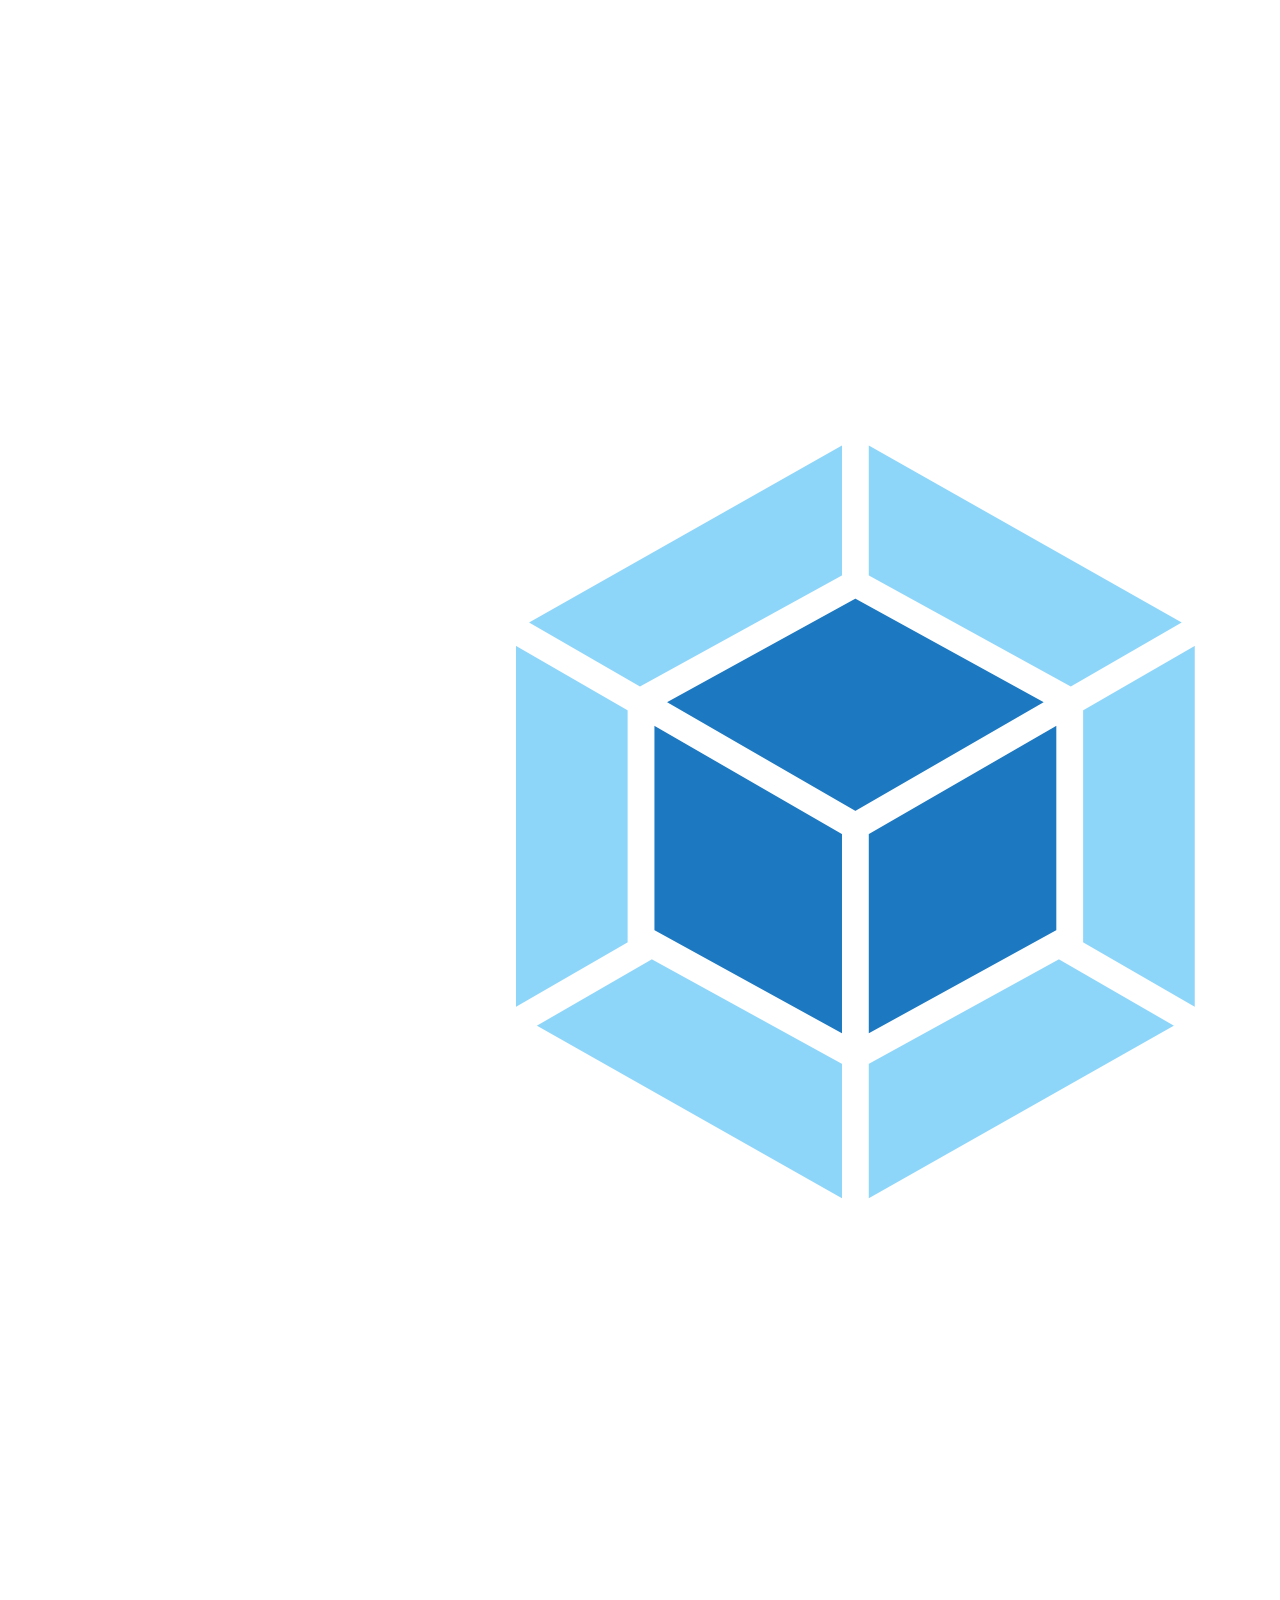
<file: src/index.html>
<!DOCTYPE html>
<html lang="en">
  <head>
    <meta charset="UTF-8" />
    <meta http-equiv="X-UA-Compatible" content="IE=edge" />
    <meta name="viewport" content="width=device-width, initial-scale=1.0" />
    <link
      href="https://cdn.jsdelivr.net/npm/bootstrap@5.1.3/dist/css/bootstrap.min.css"
      rel="stylesheet"
      integrity="sha384-1BmE4kWBq78iYhFldvKuhfTAU6auU8tT94WrHftjDbrCEXSU1oBoqyl2QvZ6jIW3"
      crossorigin="anonymous"
    />
    <title>Wecpack -JSMT</title>
  </head>
  <body class="m-0 vh-100 row justify-content-center align-items-center">
    <div class="col-auto p-5 text-center">
      <img src="./assets/img/webpack-logo.png" />
    </div>
  </body>
</html>
</file>
